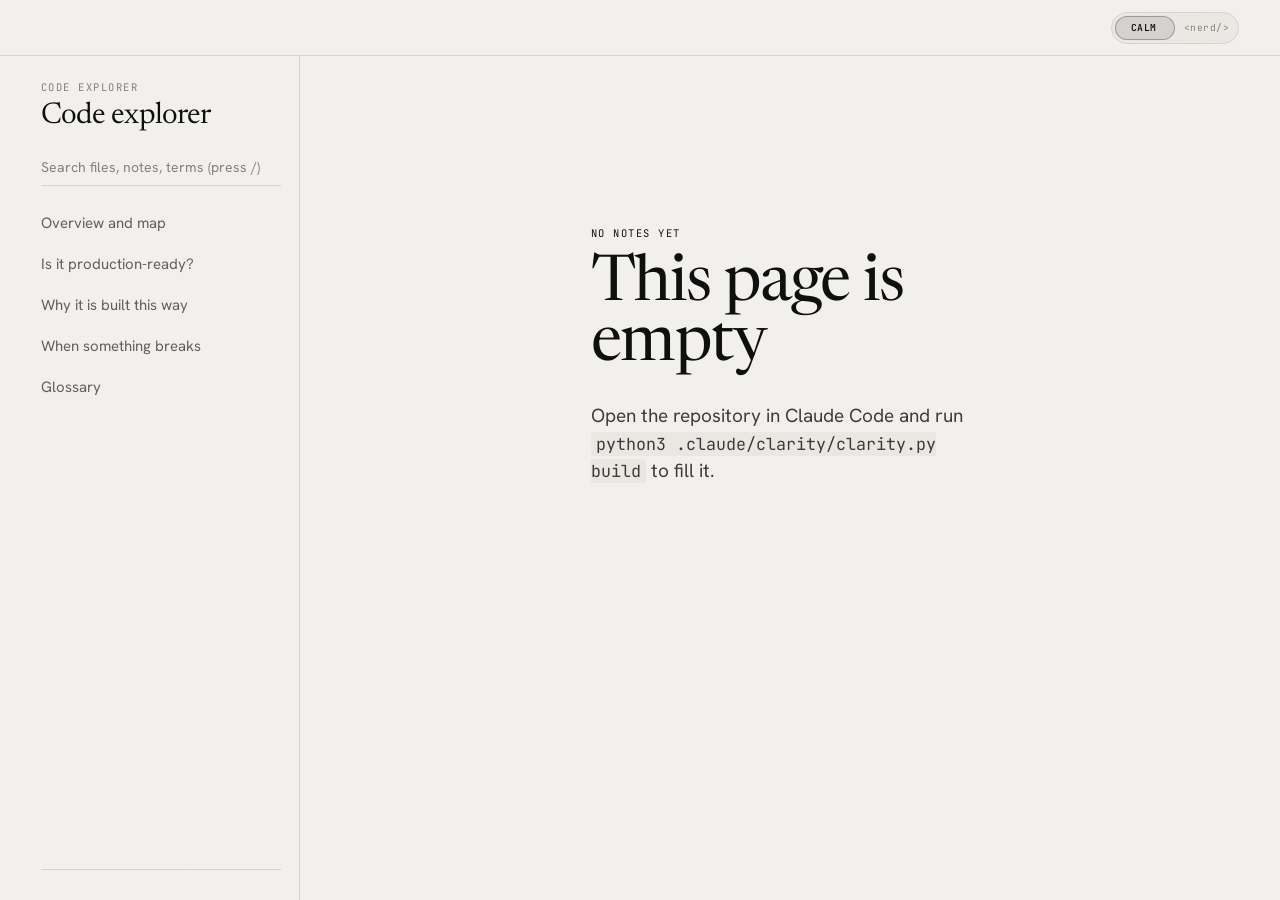
<file: .claude/clarity/explorer_template.html>
<!doctype html>
<html lang="en" data-mode="calm">
<head>
<meta charset="utf-8">
<meta name="viewport" content="width=device-width, initial-scale=1">
<title>Code explorer: __CLARITY_TITLE__</title>
<!--
  Code explorer template (clarity kit v1.1), styled to match raunaq-nous.github.io/raunaq-portfolio:
  the same calm and nerd modes, type, greys and grain. `clarity.py build` replaces the data
  placeholder near the end with the repository's notes and code. The page works offline; the web
  fonts load when online and fall back to system fonts otherwise.
-->
<script>
  // Use the mode chosen on the portfolio (same storage key), before first paint, to avoid a flash.
  (function () { try { var m = localStorage.getItem('site-mode'); document.documentElement.setAttribute('data-mode', m === 'nerd' ? 'nerd' : 'calm'); } catch (e) {} })();
</script>
<link rel="preconnect" href="https://fonts.googleapis.com">
<link rel="preconnect" href="https://fonts.gstatic.com" crossorigin>
<link rel="stylesheet" href="https://fonts.googleapis.com/css2?family=Hanken+Grotesk:wght@300;400;500;600&family=JetBrains+Mono:wght@400;500;600&family=Newsreader:ital,opsz,wght@0,6..72,300;0,6..72,400;0,6..72,500;1,6..72,400&display=swap">
<style>
:root, [data-mode='calm'] {
  --ink: 241 240 236; --ink-2: 233 231 226; --ink-3: 224 222 216; --paper: 14 14 13;
  --grey-1: 58 57 54; --grey-2: 92 91 87; --grey-3: 126 124 119; --grey-4: 168 166 161; --line: 212 210 204;
  --font-mono: 'JetBrains Mono', ui-monospace, SFMono-Regular, Menlo, Consolas, monospace;
  --font-body: 'Hanken Grotesk', 'Helvetica Neue', Arial, sans-serif;
  --font-display: 'Newsreader', Georgia, serif;
  --display-track: -0.025em; --gutter: clamp(20px, 3.2vw, 48px); --nav-h: 56px;
  color-scheme: light;
}
[data-mode='nerd'] {
  --ink: 9 9 9; --ink-2: 16 16 16; --ink-3: 22 22 22; --paper: 241 240 236;
  --grey-1: 185 183 177; --grey-2: 140 138 133; --grey-3: 98 97 93; --grey-4: 60 59 56; --line: 38 38 36;
  --font-body: var(--font-mono); --font-display: var(--font-mono); --display-track: -0.06em;
  color-scheme: dark;
}
* { box-sizing: border-box; }
html { background: rgb(var(--ink)); color: rgb(var(--paper)); -webkit-text-size-adjust: 100%; }
body { margin: 0; background: rgb(var(--ink)); color: rgb(var(--paper)); font: 15px/1.6 var(--font-body);
  -webkit-font-smoothing: antialiased; -moz-osx-font-smoothing: grayscale; transition: background-color .35s ease, color .35s ease; }
::selection { background: rgb(var(--paper)); color: rgb(var(--ink)); }
:focus-visible { outline: 1px solid rgb(var(--paper)); outline-offset: 3px; }
a { color: inherit; text-decoration: none; }
code { font-family: var(--font-mono); font-size: .88em; background: rgb(var(--ink-2)); padding: 1px 5px; border-radius: 3px; }
.sr-only { position: absolute; width: 1px; height: 1px; overflow: hidden; clip: rect(0 0 0 0); white-space: nowrap; }
.skip { position: absolute; left: -999px; top: 8px; background: rgb(var(--ink)); padding: 8px 12px; z-index: 80; }
.skip:focus { left: 8px; }
.grain { position: fixed; inset: 0; z-index: 60; pointer-events: none; opacity: .07; mix-blend-mode: overlay;
  background-image: url("data:image/svg+xml,%3Csvg xmlns='http://www.w3.org/2000/svg' width='180' height='180'%3E%3Cfilter id='n'%3E%3CfeTurbulence type='fractalNoise' baseFrequency='0.9' numOctaves='2' stitchTiles='stitch'/%3E%3CfeColorMatrix values='0 0 0 0 1 0 0 0 0 1 0 0 0 0 1 0 0 0 1 0'/%3E%3C/filter%3E%3Crect width='100%25' height='100%25' filter='url(%23n)'/%3E%3C/svg%3E"); }
.label { font-family: var(--font-mono); font-size: 10.5px; line-height: 1.4; letter-spacing: .14em; text-transform: uppercase; }
.display { font-family: var(--font-display); font-weight: 400; letter-spacing: var(--display-track); line-height: .95; margin: 0; overflow-wrap: anywhere; }
[data-mode='nerd'] .display { font-weight: 500; line-height: 1; }
.calm-only { display: inline; } .nerd-only { display: none; }
[data-mode='nerd'] .calm-only { display: none; } [data-mode='nerd'] .nerd-only { display: inline; }
.link-quiet { position: relative; transition: color .3s ease; }
.link-quiet::after { content: ''; position: absolute; left: 0; right: 0; bottom: -3px; height: 1px; background: currentColor;
  transform: scaleX(0); transform-origin: right; transition: transform .45s cubic-bezier(.2,.7,.1,1); }
.link-quiet:hover::after, .link-quiet:focus-visible::after { transform: scaleX(1); transform-origin: left; }
.u { text-decoration: underline; text-decoration-color: rgb(var(--grey-4)); text-underline-offset: 3px; }
.u:hover { text-decoration-color: rgb(var(--paper)); }

/* Top bar */
.top { position: sticky; top: 0; z-index: 50; height: var(--nav-h); display: flex; align-items: center; justify-content: space-between;
  gap: 16px; padding: 0 var(--gutter); background: rgb(var(--ink) / .92); border-bottom: 1px solid rgb(var(--line));
  backdrop-filter: blur(8px); -webkit-backdrop-filter: blur(8px); }
.crumbs { display: flex; flex-wrap: wrap; gap: 6px 10px; align-items: center; color: rgb(var(--grey-2)); min-width: 0; }
.crumbs a:hover { color: rgb(var(--paper)); }
.crumbs .here { color: rgb(var(--paper)); }
.mode { position: relative; display: flex; align-items: center; width: 128px; height: 32px; border-radius: 999px; flex: none;
  border: 1px solid rgb(var(--line)); background: rgb(var(--ink-2) / .8); overflow: hidden; cursor: pointer; padding: 0; color: inherit; font: inherit; }
.mode:hover { border-color: rgb(var(--paper) / .4); }
.mode .knob { position: absolute; top: 3px; left: 3px; width: calc(50% - 3px); height: calc(100% - 6px); border-radius: 999px;
  background: rgb(var(--paper) / .1); border: 1px solid rgb(var(--paper) / .3); transition: left .3s ease-out; }
[data-mode='nerd'] .mode .knob { left: calc(50% + 1px); }
.mode span.opt { position: relative; z-index: 1; flex: 1; text-align: center; font-family: var(--font-mono); font-size: .6rem;
  letter-spacing: .05em; color: rgb(var(--grey-3)); transition: color .3s ease; }
.mode .o-calm { text-transform: uppercase; }
[data-mode='calm'] .mode .o-calm, [data-mode='nerd'] .mode .o-nerd { color: rgb(var(--paper)); font-weight: 600; }

/* Layout */
.app { display: grid; grid-template-columns: 300px minmax(0, 1fr); min-height: calc(100vh - var(--nav-h)); }
.rail { position: sticky; top: var(--nav-h); height: calc(100vh - var(--nav-h)); overflow: auto; border-right: 1px solid rgb(var(--line));
  padding: 24px 18px 18px var(--gutter); display: flex; flex-direction: column; gap: 18px; }
.rail .who { margin: 0; color: rgb(var(--grey-3)); }
.rail h1 { font-family: var(--font-display); font-weight: 400; font-size: 30px; line-height: 1; letter-spacing: var(--display-track); margin: 6px 0 0; overflow-wrap: anywhere; }
.search input { width: 100%; padding: 9px 0; border: 0; border-bottom: 1px solid rgb(var(--line)); background: transparent;
  color: rgb(var(--paper)); font: 14px var(--font-body); border-radius: 0; }
.search input::placeholder { color: rgb(var(--grey-3)); }
.search input:focus { outline: none; border-bottom-color: rgb(var(--paper)); }
.views { display: grid; gap: 2px; }
.views a { display: flex; justify-content: space-between; padding: 7px 0; color: rgb(var(--grey-2)); border-bottom: 1px solid transparent; }
.views a:hover { color: rgb(var(--paper)); }
.views a[aria-current="page"] { color: rgb(var(--paper)); border-bottom-color: rgb(var(--line)); }
.tree { flex: 1; }
.tree-title { color: rgb(var(--grey-3)); margin: 4px 0 8px; }
.t-area summary { cursor: pointer; list-style: none; display: grid; grid-template-columns: 2.2rem minmax(0, 1fr) auto; align-items: baseline;
  gap: 6px; padding: 6px 0; border-top: 1px solid rgb(var(--line)); }
.t-area summary::-webkit-details-marker { display: none; }
.t-area summary .label { color: rgb(var(--grey-3)); }
.t-area summary:hover .t-name { color: rgb(var(--paper)); }
.t-name { color: rgb(var(--grey-1)); font-size: 14px; overflow: hidden; text-overflow: ellipsis; white-space: nowrap; }
.t-area[open] .t-name { color: rgb(var(--paper)); }
.t-count { color: rgb(var(--grey-3)); }
.t-area ul { list-style: none; margin: 0 0 10px; padding: 0 0 0 2.2rem; }
.t-area li a { display: grid; grid-template-columns: 14px minmax(0, 1fr); column-gap: 8px; padding: 3px 0; color: rgb(var(--grey-1)); font-size: 13px; }
.t-area li a:hover, .t-area li a[aria-current="page"] { color: rgb(var(--paper)); }
.t-area li a[aria-current="page"] .t-base { text-decoration: underline; text-underline-offset: 3px; }
.t-base { overflow: hidden; text-overflow: ellipsis; white-space: nowrap; }
.t-dir { grid-column: 2; color: rgb(var(--grey-3)); font-family: var(--font-mono); font-size: 10.5px; overflow: hidden; text-overflow: ellipsis; white-space: nowrap; }
.dot { color: rgb(var(--grey-2)); font-size: 11px; line-height: 1.8; }
.t-empty { color: rgb(var(--grey-3)); font-size: 13px; }
.rail-foot { border-top: 1px solid rgb(var(--line)); padding-top: 12px; color: rgb(var(--grey-3)); }

main { padding: 44px var(--gutter) 120px; max-width: 1360px; outline: none; min-width: 0; }
.head-meta { display: flex; flex-wrap: wrap; gap: 6px 20px; color: rgb(var(--grey-2)); margin: 0 0 22px; }
.head-meta .em { color: rgb(var(--paper)); }
h1.display { font-size: clamp(48px, 8vw, 132px); }
h2.display { font-size: clamp(36px, 5vw, 76px); }
.punch { font-size: 19px; line-height: 1.45; color: rgb(var(--grey-1)); max-width: 62ch; margin: 26px 0 0; }
.path { margin: 12px 0 0; font-family: var(--font-mono); font-size: 13px; color: rgb(var(--grey-2)); overflow-wrap: anywhere; }
.sec { display: grid; grid-template-columns: minmax(0, 3fr) minmax(0, 9fr); gap: 20px 28px; border-top: 1px solid rgb(var(--line)); padding-top: 26px; margin-top: 56px; }
.sec > .label { color: rgb(var(--grey-3)); }
.sec-body { min-width: 0; }
.hint { color: rgb(var(--grey-2)); font-size: 14px; max-width: 64ch; margin: 0 0 16px; }
.pending { color: rgb(var(--grey-3)); font-style: italic; }
[data-mode='nerd'] .pending { font-style: normal; }
.pair { display: grid; grid-template-columns: repeat(auto-fit, minmax(260px, 1fr)); gap: 18px 32px; margin: 30px 0 0; }
.pair dt, .facts dt { color: rgb(var(--grey-3)); }
.pair dd { margin: 6px 0 0; max-width: 58ch; color: rgb(var(--grey-1)); }
.stats { display: flex; flex-wrap: wrap; gap: 10px 32px; margin: 0; padding: 0; list-style: none; }
.stats li { display: grid; gap: 4px; }
.stats .n { font-family: var(--font-display); font-size: 34px; line-height: 1; letter-spacing: var(--display-track); }
.stats .label { color: rgb(var(--grey-3)); }

/* Mind map */
.mm-wrap { overflow-x: auto; border: 1px solid rgb(var(--line)); padding: 14px; background: rgb(var(--ink)); }
.mm-wrap svg { display: block; }
.mm-wrap text { font: 13px var(--font-body); }
.mm-edge { stroke: rgb(var(--paper)); fill: none; stroke-width: 1; }
.mm-root rect { fill: rgb(var(--paper)); }
.mm-root text { fill: rgb(var(--ink)); font-weight: 600; }
.mm-node { cursor: pointer; }
.mm-node:focus { outline: none; }
.mm-node:focus-visible rect.box { stroke: rgb(var(--paper)); stroke-width: 2; stroke-opacity: 1; }
.mm-area rect.box { fill: rgb(var(--ink)); stroke: rgb(var(--paper)); stroke-opacity: .5; }
.mm-area text { fill: rgb(var(--paper)); }
.mm-area .mm-num, .mm-area .mm-count { fill: rgb(var(--grey-3)); font-family: var(--font-mono); font-size: 10.5px; letter-spacing: .14em; }
.mm-area:hover rect.box { stroke-opacity: 1; }
.mm-area.is-open rect.box { fill: rgb(var(--paper)); stroke-opacity: 1; }
.mm-area.is-open text, .mm-area.is-open .mm-num, .mm-area.is-open .mm-count { fill: rgb(var(--ink)); }
.mm-area.is-dim { opacity: .45; }
.mm-file rect.box { fill: rgb(var(--ink-2)); stroke: rgb(var(--line)); }
.mm-file text { fill: rgb(var(--paper)); }
.mm-file .mm-glyph { fill: rgb(var(--grey-2)); }
.mm-file:hover rect.box { stroke: rgb(var(--paper)); }
.mm-more rect.box { fill: none; stroke: rgb(var(--grey-3)); stroke-dasharray: 4 3; }
.mm-more text { fill: rgb(var(--grey-1)); }
.mm-detail { margin-top: 16px; max-width: 70ch; min-height: 1.5em; }
.mm-detail h3 { font-family: var(--font-display); font-weight: 400; font-size: 26px; letter-spacing: var(--display-track); margin: 0 0 6px; }
.mm-detail p { margin: 0 0 8px; color: rgb(var(--grey-1)); }
.legend { color: rgb(var(--grey-3)); }

/* Lists */
.rows-list { list-style: none; margin: 0; padding: 0; }
.rows-list li { border-bottom: 1px solid rgb(var(--line)); }
.rows-list a.rowlink, .rows-list .rowstatic { display: grid; grid-template-columns: 3rem minmax(0, 1fr) auto; gap: 4px 16px; align-items: baseline; padding: 16px 0; }
.rows-list .num { color: rgb(var(--grey-3)); }
.rows-list .name { font-size: 20px; letter-spacing: -.01em; transition: transform .5s cubic-bezier(.2,.7,.1,1); }
.rows-list a.rowlink:hover .name { transform: translateX(8px); }
.rows-list .sub { grid-column: 2 / 4; color: rgb(var(--grey-2)); font-size: 14px; max-width: 70ch; }
.rows-list .dirp { color: rgb(var(--grey-3)); font-family: var(--font-mono); font-size: 11px; margin-left: 10px; }

/* Facts */
.facts { display: grid; grid-template-columns: 180px minmax(0, 1fr); gap: 14px 24px; margin: 0; }
.facts dt { padding-top: 3px; }
.facts dd { margin: 0; max-width: 70ch; color: rgb(var(--grey-1)); }
.facts dd a, .note a.ref, .glossary a, .rows-list .sub a { text-decoration: underline; text-decoration-color: rgb(var(--grey-4)); text-underline-offset: 3px; }
.reasons { margin: 8px 0 0; padding-left: 18px; }
.terms, .glossary { display: grid; grid-template-columns: minmax(130px, max-content) minmax(0, 1fr); gap: 10px 22px; margin: 0; }
.terms dt, .glossary dt { color: rgb(var(--paper)); font-weight: 500; }
.terms dd, .glossary dd { margin: 0; color: rgb(var(--grey-1)); max-width: 68ch; }
.glossary .used { color: rgb(var(--grey-3)); font-size: 13px; margin-top: 2px; }
.banner { margin: 24px 0 0; padding: 12px 16px; border: 1px solid rgb(var(--line)); color: rgb(var(--grey-1)); max-width: 80ch; }
.banner.warn { border-color: rgb(var(--paper)); color: rgb(var(--paper)); }

/* Code with notes */
.rows { border: 1px solid rgb(var(--line)); }
.row { display: grid; grid-template-columns: minmax(0, 1.45fr) minmax(280px, 1fr); border-top: 1px solid rgb(var(--line)); }
.row:first-child { border-top: 0; }
.row.sel { box-shadow: inset 2px 0 0 rgb(var(--paper)); }
.row.sel .note { background: rgb(var(--ink-2)); }
.code { background: rgb(var(--ink-2)); overflow-x: auto; min-width: 0; }
.row:nth-child(even) .code { background: rgb(var(--ink-3)); }
.code pre { margin: 0; padding: 12px 0; font: 12.5px/1.65 var(--font-mono); tab-size: 4; }
.code code { background: none; padding: 0; font-size: inherit; border-radius: 0; }
.ln { display: block; padding-right: 16px; white-space: pre; }
.no { display: inline-block; width: 4.4em; padding-right: 14px; text-align: right; color: rgb(var(--grey-3)); user-select: none; }
.note { padding: 14px 20px 16px; border-left: 1px solid rgb(var(--line)); }
.note-inner { position: sticky; top: calc(var(--nav-h) + 14px); }
.note .label { color: rgb(var(--grey-3)); display: flex; gap: 12px; flex-wrap: wrap; margin: 0 0 8px; }
.note .label a:hover { color: rgb(var(--paper)); }
.note h4 { font-family: var(--font-display); font-weight: 400; font-size: 21px; line-height: 1.15; letter-spacing: var(--display-track); margin: 0 0 8px; }
[data-mode='nerd'] .note h4 { font-size: 16px; font-weight: 500; }
.note p { margin: 0 0 9px; max-width: 62ch; color: rgb(var(--grey-1)); }
.note .k { color: rgb(var(--paper)); font-weight: 600; margin-right: 6px; }
.no-code { padding: 14px 18px; color: rgb(var(--grey-3)); }

/* Status badges: monochrome, the glyph and the words carry the meaning */
.badge { display: inline-flex; align-items: center; gap: 6px; padding: 2px 9px; border-radius: 999px; white-space: nowrap;
  font-family: var(--font-mono); font-size: 10.5px; letter-spacing: .14em; text-transform: uppercase; border: 1px solid rgb(var(--line)); color: rgb(var(--grey-1)); }
.b-warn { border-color: rgb(var(--paper)); color: rgb(var(--paper)); }
.b-bad { background: rgb(var(--paper)); border-color: rgb(var(--paper)); color: rgb(var(--ink)); }
.b-unk { color: rgb(var(--grey-3)); border-style: dashed; }

.checks { width: 100%; border-collapse: collapse; }
.checks th, .checks td { text-align: left; vertical-align: top; padding: 14px 14px 14px 0; border-top: 1px solid rgb(var(--line)); }
.checks th { font-family: var(--font-mono); font-size: 10.5px; letter-spacing: .14em; text-transform: uppercase; font-weight: 400; color: rgb(var(--grey-3)); border-top: 0; }
.checks td { color: rgb(var(--grey-1)); }
.checks td:first-child { color: rgb(var(--paper)); max-width: 34ch; }
.table-wrap { overflow-x: auto; }
.card { border-top: 1px solid rgb(var(--line)); padding: 22px 0 6px; }
.card h3 { font-family: var(--font-display); font-weight: 400; font-size: 26px; letter-spacing: var(--display-track); margin: 0 0 14px; }
[data-mode='nerd'] .card h3 { font-size: 18px; font-weight: 500; }
.method { padding-left: 1.4em; max-width: 72ch; margin: 0; }
.method li { margin-bottom: 10px; color: rgb(var(--grey-1)); }
.method strong { color: rgb(var(--paper)); font-weight: 600; }
.filter { padding: 9px 0; border: 0; border-bottom: 1px solid rgb(var(--line)); background: transparent; color: rgb(var(--paper)); font: 14px var(--font-body); width: min(420px, 100%); margin: 0 0 22px; border-radius: 0; }
.filter:focus { outline: none; border-bottom-color: rgb(var(--paper)); }
.empty { max-width: 60ch; margin: 14vh auto; padding: 0 var(--gutter); }
.skipped { margin-top: 44px; color: rgb(var(--grey-3)); font-size: 14px; }
.skipped summary { cursor: pointer; }

@media (max-width: 960px) {
  .app { grid-template-columns: 1fr; }
  .rail { position: static; height: auto; border-right: 0; border-bottom: 1px solid rgb(var(--line)); padding-left: var(--gutter); }
  .tree { max-height: 46vh; overflow: auto; }
  main { padding-top: 32px; }
  .sec { grid-template-columns: 1fr; margin-top: 40px; }
  .row { grid-template-columns: 1fr; }
  .note { border-left: 0; border-bottom: 1px dashed rgb(var(--line)); order: -1; }
  .note-inner { position: static; }
  .facts { grid-template-columns: 1fr; gap: 2px 0; }
  .facts dd { margin-bottom: 14px; }
  .crumbs .hide-sm { display: none; }
}
@media (prefers-reduced-motion: reduce) { *, *::before, *::after { transition-duration: .01ms !important; animation-duration: .01ms !important; } }
@media print { .rail, .top, .grain { display: none; } .app { display: block; } }
</style>
</head>
<body>
<a class="skip" href="#main">Skip to the content</a>
<header class="top">
  <nav class="crumbs label" id="crumbs" aria-label="Breadcrumb"></nav>
  <button class="mode" id="mode" type="button" aria-label="Switch to nerd mode">
    <span class="knob" aria-hidden="true"></span>
    <span class="opt o-calm">calm</span>
    <span class="opt o-nerd">&lt;nerd/&gt;</span>
  </button>
</header>
<div class="app">
  <aside class="rail" aria-label="Navigation">
    <div>
      <p class="label who"><span class="calm-only">Code explorer</span><span class="nerd-only">~/code</span></p>
      <h1 id="repo-name">Code explorer</h1>
    </div>
    <label class="search">
      <span class="sr-only">Search files, notes and terms</span>
      <input id="q" type="search" placeholder="Search files, notes, terms (press /)" autocomplete="off">
    </label>
    <nav class="views" aria-label="Views">
      <a href="#/overview" data-view="overview"><span class="calm-only">Overview and map</span><span class="nerd-only">cd overview</span></a>
      <a href="#/readiness" data-view="readiness"><span class="calm-only">Is it production-ready?</span><span class="nerd-only">cat readiness</span></a>
      <a href="#/decisions" data-view="decisions"><span class="calm-only">Why it is built this way</span><span class="nerd-only">cat decisions</span></a>
      <a href="#/debug" data-view="debug"><span class="calm-only">When something breaks</span><span class="nerd-only">man debug</span></a>
      <a href="#/glossary" data-view="glossary"><span class="calm-only">Glossary</span><span class="nerd-only">grep glossary</span></a>
    </nav>
    <div class="tree" id="tree" aria-label="Files by area"></div>
    <footer class="rail-foot label" id="built"></footer>
  </aside>
  <main id="main" tabindex="-1"></main>
</div>
<div class="grain" aria-hidden="true"></div>
<script id="clarity-data" type="application/json">/*__CLARITY_DATA__*/null</script>
<script>
(function () {
  "use strict";

  var main = document.getElementById("main");
  var DATA = null;
  try { DATA = JSON.parse(document.getElementById("clarity-data").textContent); } catch (error) { DATA = null; }

  // ---- Mode (shared with the portfolio through the same storage key) ----
  var modeButton = document.getElementById("mode");
  function currentMode() { return document.documentElement.getAttribute("data-mode") === "nerd" ? "nerd" : "calm"; }
  function syncModeLabel() { modeButton.setAttribute("aria-label", "Switch to " + (currentMode() === "calm" ? "nerd" : "calm") + " mode"); }
  modeButton.addEventListener("click", function () {
    var next = currentMode() === "calm" ? "nerd" : "calm";
    document.documentElement.setAttribute("data-mode", next);
    try { localStorage.setItem("site-mode", next); } catch (error) { /* private browsing: fine */ }
    syncModeLabel();
  });
  syncModeLabel();

  if (!DATA || !DATA.repo) {
    main.innerHTML = '<div class="empty"><p class="label">No notes yet</p><h2 class="display" style="margin-top:14px">This page is empty</h2>' +
      '<p class="punch">Open the repository in Claude Code and run <code>python3 .claude/clarity/clarity.py build</code> to fill it.</p></div>';
    return;
  }

  var REPO = DATA.repo;
  var SITE = DATA.site || {};
  var FILES = DATA.files || {};
  var PATHS = Object.keys(FILES).sort();
  var TITLE = SITE.project_name || REPO.name || "Repository";
  var FILE_STATES = {
    "ready": ["\u2713", "Ready", "ok"], "needs-work": ["!", "Needs work", "warn"],
    "not-ready": ["\u00D7", "Not ready", "bad"], "unknown": ["?", "Not checked", "unk"]
  };
  var CHECK_STATES = {
    "pass": ["\u2713", "Yes", "ok"], "partial": ["!", "Partly", "warn"], "fail": ["\u00D7", "No", "bad"],
    "unknown": ["?", "Not checked", "unk"], "ready": ["\u2713", "Ready", "ok"],
    "needs-work": ["!", "Needs work", "warn"], "not-ready": ["\u00D7", "Not ready", "bad"]
  };
  var KIND_LABELS = { "setup": "setup", "function": "function", "class": "class", "method": "method",
    "type": "data shape", "value": "settings or data", "route": "web address", "export": "export",
    "statement": "database statement", "block": "block", "rule": "style rule", "entry point": "starting point",
    "test group": "tests", "event handler": "reacts to an event" };

  function esc(value) {
    return String(value == null ? "" : value).replace(/&/g, "&amp;").replace(/</g, "&lt;")
      .replace(/>/g, "&gt;").replace(/"/g, "&quot;").replace(/'/g, "&#39;");
  }
  function fmt(value) {
    if (!value) return "";
    return esc(value).replace(/`([^`]+)`/g, "<code>$1</code>").replace(/\n/g, "<br>");
  }
  function pad(n) { return (n < 10 ? "0" : "") + n; }
  function trunc(value, n) { value = String(value || ""); return value.length > n ? value.slice(0, n - 1) + "\u2026" : value; }
  function base(path) { var i = path.lastIndexOf("/"); return i < 0 ? path : path.slice(i + 1); }
  function dir(path) { var i = path.lastIndexOf("/"); return i < 0 ? "" : path.slice(0, i + 1); }
  function fileHref(path, section) { return "#/file/" + encodeURIComponent(path) + (section ? "/" + section : ""); }
  function both(calm, nerd) { return '<span class="calm-only">' + calm + '</span><span class="nerd-only">' + nerd + "</span>"; }
  function badge(states, status) {
    var s = states[status] || states.unknown;
    return '<span class="badge b-' + s[2] + '"><span aria-hidden="true">' + s[0] + "</span>" + esc(s[1]) + "</span>";
  }
  function fileBadge(card) { return badge(FILE_STATES, (card.readiness && card.readiness.status) || "unknown"); }
  function checkBadge(status) { return badge(CHECK_STATES, status || "unknown"); }
  function explainState(card) {
    if (!card.fresh) return ["\u25D0", "Code changed after these notes were written"];
    if (card.status === "explained") return ["\u25CF", "Explained"];
    if (card.status === "partial") return ["\u25D0", "Partly explained"];
    return ["\u25CB", "Not explained yet"];
  }
  function sec(n, title, nerdTitle, body) {
    return '<section class="sec"><p class="label">' + pad(n) + " / " + both(esc(title), esc(nerdTitle || title)) +
      '</p><div class="sec-body">' + body + "</div></section>";
  }

  // ---- Breadcrumb back into the portfolio -------------------------------
  var SITE_ROOT = SITE.url ? SITE.url.replace(/\/?$/, "/") : "";
  var PROJECT_URL = SITE_ROOT && SITE.project ? SITE_ROOT + "work/" + SITE.project + "/" : "";
  (function () {
    var crumbs = document.getElementById("crumbs");
    var parts = [];
    if (SITE_ROOT) {
      parts.push('<a class="link-quiet" href="' + esc(SITE_ROOT) + '">' + esc(SITE.owner || "Home") + "</a>");
      parts.push('<span aria-hidden="true">/</span><a class="link-quiet" href="' + esc(SITE_ROOT + "code/") + '">Code</a>');
      parts.push('<span aria-hidden="true">/</span><span class="here">' + esc(TITLE) + "</span>");
    } else {
      parts.push('<span class="here">' + esc(TITLE) + '</span><span aria-hidden="true">/</span><span>' + both("Code explorer", "./explore") + "</span>");
    }
    crumbs.innerHTML = parts.join("");
    if (PROJECT_URL) {
      var who = document.querySelector(".rail .who");
      if (who) who.insertAdjacentHTML("afterend", '<p class="label" style="margin:10px 0 0"><a class="link-quiet" href="' + esc(PROJECT_URL) +
        '">' + both("See the project page", "cd ../work/" + esc(SITE.project)) + "</a></p>");
    }
  })();
  function lineLink(path, s) {
    if (!SITE.repo_url || !REPO.commit) return "";
    var url = SITE.repo_url.replace(/\/$/, "") + "/blob/" + encodeURIComponent(REPO.commit) + "/" +
      path.split("/").map(encodeURIComponent).join("/") + "#L" + s.start + "-L" + s.end;
    return '<a class="link-quiet" href="' + esc(url) + '" target="_blank" rel="noopener noreferrer"' +
      (SITE.private ? ' title="Private repository: opens for the owner after signing in to GitHub"' : "") + ">" +
      both(SITE.private ? "GitHub (owner only)" : "Open on GitHub", "git show") + "</a>";
  }

  // ---- Areas -------------------------------------------------------------
  var AREAS = [];
  var AREA_BY_ID = {};
  (function buildAreas() {
    (REPO.areas || []).forEach(function (a) {
      if (!AREA_BY_ID[a.id]) { var copy = Object.assign({}, a, { files: [] }); AREAS.push(copy); AREA_BY_ID[a.id] = copy; }
    });
    PATHS.forEach(function (p) {
      var id = FILES[p].area || "other";
      if (!AREA_BY_ID[id]) {
        var made = { id: id, name: id === "other" ? "Everything else" : id, summary: "", why: "", debug_tips: "", files: [] };
        AREAS.push(made); AREA_BY_ID[id] = made;
      }
      AREA_BY_ID[id].files.push(p);
    });
    AREAS = AREAS.filter(function (a) { return a.files.length > 0; });
    AREAS.forEach(function (a, i) { a.num = pad(i + 1); });
  })();

  var START = (REPO.start_here || []).filter(function (p) { return FILES[p]; });
  function sortFiles(list) {
    return list.slice().sort(function (a, b) {
      var sa = START.indexOf(a), sb = START.indexOf(b);
      if (sa !== sb) return (sa < 0 ? 999 : sa) - (sb < 0 ? 999 : sb);
      return (FILES[b].lines || 0) - (FILES[a].lines || 0) || a.localeCompare(b);
    });
  }
  function stats() {
    var out = { files: 0, explained: 0, sections: 0, noted: 0, stale: 0, lines: 0 };
    PATHS.forEach(function (p) {
      var f = FILES[p];
      out.files += 1; out.lines += f.lines || 0;
      if (f.status === "explained") out.explained += 1;
      (f.sections || []).forEach(function (s) { out.sections += 1; if (s.what) out.noted += 1; });
      if (!f.fresh || f.summary_stale) out.stale += 1;
    });
    return out;
  }

  // ---- Sidebar -----------------------------------------------------------
  document.getElementById("repo-name").textContent = TITLE;
  document.title = "Code explorer: " + TITLE;
  var builtBits = [];
  if (DATA.built_at) builtBits.push("Built " + DATA.built_at.slice(0, 10));
  if (REPO.commit) builtBits.push("commit " + REPO.commit);
  if (SITE.mode === "notes") builtBits.push("notes only");
  document.getElementById("built").textContent = builtBits.join(" / ");

  var tree = document.getElementById("tree");
  var search = document.getElementById("q");
  var currentPath = null, currentArea = null, openArea = null;

  function matches(path, q) {
    var f = FILES[path];
    if (path.toLowerCase().indexOf(q) >= 0) return true;
    if ((f.summary || "").toLowerCase().indexOf(q) >= 0) return true;
    return (f.terms || []).some(function (t) { return (t.term || "").toLowerCase().indexOf(q) >= 0; });
  }
  function renderTree() {
    var q = (search.value || "").trim().toLowerCase();
    var html = '<p class="label tree-title">' + both("Files by area", "ls -R") + "</p>";
    var shown = 0;
    AREAS.forEach(function (a) {
      var files = sortFiles(a.files).filter(function (p) { return !q || matches(p, q); });
      if (!files.length) return;
      var open = q || a.id === currentArea ? " open" : "";
      html += '<details class="t-area"' + open + ' data-area="' + esc(a.id) + '"><summary><span class="label">' + a.num +
        '</span><span class="t-name">' + esc(a.name) + '</span><span class="label t-count">' + files.length + "</span></summary><ul>";
      files.forEach(function (p) {
        var st = explainState(FILES[p]);
        var cur = p === currentPath ? ' aria-current="page"' : "";
        html += '<li><a href="' + fileHref(p) + '"' + cur + ' title="' + esc(p) + '"><span class="dot" title="' + esc(st[1]) +
          '" aria-label="' + esc(st[1]) + '">' + st[0] + '</span><span class="t-base">' + esc(base(p)) +
          '</span><span class="t-dir">' + esc(dir(p)) + "</span></a></li>";
        shown += 1;
      });
      html += "</ul></details>";
    });
    if (!shown) html += '<p class="t-empty">No files match \u201C' + esc(search.value) + '\u201D.</p>';
    tree.innerHTML = html;
  }
  var timer = null;
  search.addEventListener("input", function () { clearTimeout(timer); timer = setTimeout(renderTree, 120); });
  search.addEventListener("keydown", function (event) {
    if (event.key !== "Enter") return;
    var first = tree.querySelector("li a");
    if (first) location.hash = first.getAttribute("href");
  });
  document.addEventListener("keydown", function (event) {
    var tag = (document.activeElement && document.activeElement.tagName) || "";
    if (event.key === "/" && !/input|textarea/i.test(tag)) { event.preventDefault(); search.focus(); }
  });

  // ---- Mind map ----------------------------------------------------------
  function edge(x1, y1, x2, y2, opacity) {
    var mx = (x1 + x2) / 2;
    return '<path class="mm-edge" d="M' + x1 + " " + y1 + " C" + mx + " " + y1 + ", " + mx + " " + y2 + ", " + x2 + " " + y2 +
      '" stroke-opacity="' + opacity + '"/>';
  }
  function drawMap() {
    var wrap = document.getElementById("mm");
    var detail = document.getElementById("mm-detail");
    if (!wrap) return;
    if (!AREAS.length) { wrap.innerHTML = '<p class="pending">No source files yet.</p>'; return; }
    var ROW = 40, H = 30, TOP = 10, X0 = 4, W0 = 200, X1 = 250, W1 = 268, X2 = 566, W2 = 292;
    var ys = AREAS.map(function (_, i) { return TOP + i * ROW; });
    var open = AREA_BY_ID[openArea] || null;
    var fnodes = [];
    if (open) {
      var sorted = sortFiles(open.files);
      var shown = sorted.slice(0, 14);
      fnodes = shown.map(function (p) { return { kind: "file", path: p }; });
      if (sorted.length > shown.length) fnodes.push({ kind: "more", n: sorted.length - shown.length });
    }
    var oi = open ? AREAS.indexOf(open) : -1;
    var fTop = open ? Math.max(TOP, ys[oi] - ((fnodes.length - 1) * ROW) / 2) : TOP;
    var lastA = ys[ys.length - 1];
    var lastF = fnodes.length ? fTop + (fnodes.length - 1) * ROW : 0;
    var height = Math.max(lastA, lastF) + H + TOP;
    var width = (open ? X2 + W2 : X1 + W1) + 6;
    var rootY = (ys[0] + lastA) / 2;
    var s = '<svg xmlns="http://www.w3.org/2000/svg" viewBox="0 0 ' + width + " " + height + '" width="' + width + '" height="' +
      height + '" role="group" aria-label="Mind map of ' + esc(TITLE) + '">';
    AREAS.forEach(function (a, i) { s += edge(X0 + W0, rootY + H / 2, X1, ys[i] + H / 2, open && a !== open ? 0.12 : 0.4); });
    fnodes.forEach(function (_, j) { s += edge(X1 + W1, ys[oi] + H / 2, X2, fTop + j * ROW + H / 2, 0.4); });
    s += '<g class="mm-root"><rect x="' + X0 + '" y="' + rootY + '" width="' + W0 + '" height="' + H + '" rx="15"/><text x="' +
      (X0 + 16) + '" y="' + (rootY + 19) + '">' + esc(trunc(TITLE, 24)) + "</text></g>";
    AREAS.forEach(function (a, i) {
      var isOpen = a === open;
      s += '<g class="mm-node mm-area' + (isOpen ? " is-open" : "") + (open && !isOpen ? " is-dim" : "") + '" tabindex="0" role="button" aria-expanded="' +
        isOpen + '" aria-label="' + esc(a.name) + ", " + a.files.length + ' files" data-area="' + esc(a.id) + '"><rect class="box" x="' + X1 +
        '" y="' + ys[i] + '" width="' + W1 + '" height="' + H + '" rx="15"/><text class="mm-num" x="' + (X1 + 14) + '" y="' + (ys[i] + 19) + '">' +
        a.num + '</text><text x="' + (X1 + 44) + '" y="' + (ys[i] + 19) + '">' + esc(trunc(a.name, 25)) + '</text><text class="mm-count" x="' +
        (X1 + W1 - 14) + '" y="' + (ys[i] + 19) + '" text-anchor="end">' + a.files.length + "</text></g>";
    });
    fnodes.forEach(function (f, j) {
      var y = fTop + j * ROW;
      if (f.kind === "more") {
        s += '<g class="mm-node mm-more" tabindex="0" role="link" aria-label="' + f.n + ' more files in this area" data-more="' + esc(open.id) +
          '"><rect class="box" x="' + X2 + '" y="' + y + '" width="' + W2 + '" height="' + H + '" rx="4"/><text x="' + (X2 + 14) + '" y="' + (y + 19) +
          '">' + f.n + " more files in this area</text></g>";
        return;
      }
      var card = FILES[f.path];
      var st = explainState(card);
      s += '<g class="mm-node mm-file" tabindex="0" role="link" aria-label="' + esc(f.path) + ", " + esc(st[1]) + '" data-path="' + esc(f.path) +
        '"><rect class="box" x="' + X2 + '" y="' + y + '" width="' + W2 + '" height="' + H + '" rx="4"/><text x="' + (X2 + 14) + '" y="' + (y + 19) + '">' +
        esc(trunc(base(f.path), 32)) + '</text><text class="mm-glyph" x="' + (X2 + W2 - 14) + '" y="' + (y + 19) + '" text-anchor="end">' + st[0] +
        "</text><title>" + esc(f.path) + (card.summary ? ": " + esc(card.summary) : "") + "</title></g>";
    });
    wrap.innerHTML = s + "</svg>";
    if (open) {
      detail.innerHTML = '<p class="label legend">' + open.num + " / " + both("Area", "dir") + "</p><h3>" + esc(open.name) + "</h3>" +
        (open.summary ? "<p>" + fmt(open.summary) + "</p>" : '<p class="pending">This area has no plain-English summary yet.</p>') +
        '<p><a class="u" href="#/area/' + encodeURIComponent(open.id) + '">Read about this area and all ' + open.files.length + " of its files</a></p>";
    } else {
      detail.innerHTML = '<p class="label legend">\u25CF explained \u00A0 \u25D0 partly explained or out of date \u00A0 \u25CB not explained yet</p>';
    }
  }
  main.addEventListener("click", function (event) { mapAction(event.target); });
  main.addEventListener("keydown", function (event) {
    if (event.key !== "Enter" && event.key !== " ") return;
    if (mapAction(event.target)) event.preventDefault();
  });
  function mapAction(target) {
    var node = target && target.closest ? target.closest(".mm-node") : null;
    if (!node) return false;
    if (node.getAttribute("data-area")) {
      var id = node.getAttribute("data-area");
      openArea = openArea === id ? null : id;
      drawMap();
      var again = document.querySelector('.mm-area[data-area="' + String(id).replace(/["\\]/g, "\\$&") + '"]');
      if (again) again.focus();
    } else if (node.getAttribute("data-path")) {
      location.hash = fileHref(node.getAttribute("data-path"));
    } else if (node.getAttribute("data-more")) {
      location.hash = "#/area/" + encodeURIComponent(node.getAttribute("data-more"));
    }
    return true;
  }

  // ---- Views -------------------------------------------------------------
  function fact(label, value) { return value ? '<dt class="label">' + esc(label) + "</dt><dd>" + value + "</dd>" : ""; }
  function linkList(list) {
    if (!list || !list.length) return "";
    return list.map(function (item) {
      return FILES[item] ? '<a href="' + fileHref(item) + '">' + esc(item) + "</a>" : "<code>" + esc(item) + "</code>";
    }).join(", ");
  }

  function viewOverview() {
    var st = stats();
    var r = REPO.readiness || {};
    var html = '<p class="label head-meta"><span>' + both("Code explorer", "./explore") + "</span><span>" + st.files + " files</span><span>" +
      st.lines.toLocaleString("en") + " lines</span><span>" + st.sections + ' sections</span><span class="em">' +
      ((CHECK_STATES[r.overall] || CHECK_STATES.unknown)[1]) + "</span></p>" +
      '<h1 class="display">' + esc(TITLE) + "</h1>" +
      (REPO.summary ? '<p class="punch">' + fmt(REPO.summary) + "</p>" :
        '<p class="punch pending">No plain-English summary yet. In Claude Code, ask it to explain this repository.</p>') +
      '<dl class="pair"><div><dt class="label">Who it is for</dt><dd>' + (fmt(REPO.who_its_for) || '<span class="pending">Not written yet.</span>') +
      '</dd></div><div><dt class="label">How it runs</dt><dd>' + (fmt(REPO.how_it_runs) || '<span class="pending">Not written yet.</span>') + "</dd></div></dl>";
    var n = 0;
    html += sec(++n, "How complete these notes are", "coverage",
      '<ul class="stats"><li><span class="n">' + st.explained + "/" + st.files + '</span><span class="label">files explained</span></li>' +
      '<li><span class="n">' + st.noted + "/" + st.sections + '</span><span class="label">sections with notes</span></li>' +
      '<li><span class="n">' + st.stale + '</span><span class="label">notes older than the code</span></li>' +
      '<li><span class="n"><a class="link-quiet" href="#/readiness">' + checkBadge(r.overall) + '</a></span><span class="label">production-ready?</span></li></ul>');
    var mapExtra = SITE.map ? '<p class="hint" style="margin-top:14px">' + both("Want every function and link? ", "full graph: ") +
      '<a class="u" href="' + esc(SITE.map) + '">' + both("Open the technical map", "./map.html") + "</a></p>" : "";
    html += sec(++n, "How the parts fit together", "tree --areas",
      '<p class="hint">Pick an area to see its files, then pick a file to read its code with a plain-English note beside every section.</p>' +
      '<div class="mm-wrap" id="mm"></div><div class="mm-detail" id="mm-detail" aria-live="polite"></div>' + mapExtra);
    if (START.length) {
      html += sec(++n, "Read these first", "head -n " + START.length, '<ol class="rows-list">' + START.map(function (p, i) {
        return '<li><a class="rowlink" href="' + fileHref(p) + '"><span class="label num">' + pad(i + 1) + '</span><span class="name">' +
          esc(base(p)) + '<span class="dirp">' + esc(dir(p)) + "</span></span>" + fileBadge(FILES[p]) + '<span class="sub">' +
          fmt(FILES[p].summary || "") + "</span></a></li>"; }).join("") + "</ol>");
    }
    var skipped = REPO.skipped || [];
    if (skipped.length) {
      html += '<details class="skipped"><summary class="label">' + skipped.length + " files were left out of these notes</summary><ul>" +
        skipped.slice(0, 200).map(function (s) { return "<li><code>" + esc(s.path) + "</code>: " + esc(s.reason) + "</li>"; }).join("") + "</ul></details>";
    }
    return html;
  }

  function viewArea(id) {
    var a = AREA_BY_ID[id];
    if (!a) return notFound("That area does not exist in these notes.");
    currentArea = id;
    var html = '<p class="label head-meta"><a class="link-quiet" href="#/overview">' + both("Overview", "cd ..") + "</a><span>" + a.num +
      " / " + both("Area", "dir") + "</span><span>" + a.files.length + ' files</span></p><h2 class="display">' + esc(a.name) + "</h2>" +
      (a.summary ? '<p class="punch">' + fmt(a.summary) + "</p>" : "");
    var n = 0;
    if (a.why || a.debug_tips) html += sec(++n, "Why it exists", "why", '<dl class="facts">' + fact("Why this area exists", fmt(a.why)) +
      fact("If something here breaks", fmt(a.debug_tips)) + "</dl>");
    html += sec(++n, "Files in this area", "ls", '<ul class="rows-list">' + sortFiles(a.files).map(function (p, i) {
      var f = FILES[p];
      return '<li><a class="rowlink" href="' + fileHref(p) + '"><span class="label num">' + pad(i + 1) + '</span><span class="name">' + esc(base(p)) +
        '<span class="dirp">' + esc(dir(p)) + "</span></span>" + fileBadge(f) + '<span class="sub">' +
        (f.summary ? fmt(f.summary) : '<span class="pending">Not explained yet.</span>') + "</span></a></li>"; }).join("") + "</ul>");
    return html;
  }

  function viewFile(path, sectionId) {
    var f = FILES[path];
    if (!f) return notFound("There is no file called " + path + " in these notes.");
    currentPath = path; currentArea = f.area;
    var a = AREA_BY_ID[f.area];
    var lines = typeof f.code === "string" ? f.code.split("\n") : null;
    var html = '<p class="label head-meta"><a class="link-quiet" href="#/overview">' + both("Overview", "cd ~") + "</a>" +
      (a ? '<a class="link-quiet" href="#/area/' + encodeURIComponent(a.id) + '">' + a.num + " / " + esc(a.name) + "</a>" : "") +
      "<span>" + esc(f.language || "") + "</span><span>" + (f.lines || 0) + " lines</span>" + fileBadge(f) + "</p>" +
      '<h2 class="display">' + esc(base(path)) + '</h2><p class="path">' + esc(path) + "</p>";
    if (!f.fresh) {
      html += '<p class="banner warn">The code in this file changed after these notes were written. Treat the notes as a guide, and ask Claude to re-explain this file.</p>';
    } else if (f.status !== "explained") {
      html += '<p class="banner">Some parts of this file are not explained yet.</p>';
    }
    var summary = [f.summary, f.purpose].filter(Boolean).join(" ");
    var reasons = (f.readiness && f.readiness.reasons) || [];
    var n = 0;
    html += sec(++n, "In plain English", "man " + base(path), summary || f.why || f.how ? '<dl class="facts">' +
      fact("What it does", fmt(summary)) + fact("Why it exists", fmt(f.why)) + fact("How it works", fmt(f.how)) +
      fact("Takes in", fmt(f.inputs)) + fact("Gives back", fmt(f.outputs)) + fact("Relies on", linkList(f.depends_on)) +
      fact("Used by", linkList(f.used_by)) + fact("What can go wrong", fmt(f.risks)) + fact("If it breaks", fmt(f.debug)) +
      fact("Ready for real use?", fileBadge(f) + (reasons.length ? '<ul class="reasons">' + reasons.map(function (r) {
        return "<li>" + fmt(r) + "</li>"; }).join("") + "</ul>" : "")) + "</dl>" :
      '<p class="pending">This file has no plain-English summary yet.</p>');
    if ((f.terms || []).length) {
      html += sec(++n, "Words used here", "define", '<dl class="terms">' + f.terms.map(function (t) {
        return "<dt>" + esc(t.term) + "</dt><dd>" + fmt(t.meaning) + "</dd>"; }).join("") + "</dl>");
    }
    var rows = (f.sections || []).map(function (s) {
      var code = "";
      if (lines) {
        for (var k = s.start; k <= s.end && k <= lines.length; k++) {
          code += '<span class="ln"><span class="no">' + k + "</span>" + (esc(lines[k - 1]) || " ") + "</span>";
        }
      }
      var kind = KIND_LABELS[s.kind] || s.kind || "";
      return '<div class="row' + (s.id === sectionId ? " sel" : "") + '" id="sec-' + esc(s.id) + '">' +
        (lines ? '<div class="code" role="region" aria-label="Lines ' + s.start + " to " + s.end + '"><pre><code>' + code + "</code></pre></div>" :
          '<div class="code no-code">' + both(SITE.private ? "This repository is private, so its code is not published here. The owner can open these lines on GitHub from the link beside the note." :
            "The code is not published for this repository; the notes describe it.", "// source not published") + "</div>") +
        '<aside class="note"><div class="note-inner"><p class="label"><a href="' + fileHref(path, s.id) + '">Lines ' + s.start + "\u2013" + s.end +
        "</a>" + (kind ? "<span>" + esc(kind) + "</span>" : "") + '<span class="nerd-only">' + esc(s.name || "") + "</span>" + lineLink(path, s) +
        "</p><h4>" + esc(s.title || s.name) + "</h4>" +
        (s.what ? "<p>" + fmt(s.what) + "</p>" : '<p class="pending">Not explained yet.</p>') +
        (s.why ? '<p><span class="k">Why</span>' + fmt(s.why) + "</p>" : "") +
        (s.watch_out ? '<p><span class="k">Watch out</span>' + fmt(s.watch_out) + "</p>" : "") + "</div></aside></div>";
    }).join("");
    html += sec(++n, "Read it section by section", "cat -n " + base(path),
      '<p class="hint">Each row pairs a piece of the code with a note. Every line of the file belongs to exactly one row.</p><div class="rows">' + rows + "</div>");
    return html;
  }

  function viewReadiness() {
    var r = REPO.readiness || {};
    var html = '<p class="label head-meta"><span>' + both("Readiness review", "cat readiness") + "</span>" + (r.checked_at ? "<span>Checked " +
      esc(String(r.checked_at).slice(0, 10)) + "</span>" : "") + '</p><h2 class="display">Is it production-ready?</h2><p class="punch">' +
      checkBadge(r.overall) + " " + (r.summary ? fmt(r.summary) : '<span class="pending">No readiness review yet. In Claude Code, ask for a production check.</span>') + "</p>";
    var n = 0;
    var checks = r.checks || [];
    if (checks.length) {
      html += sec(++n, "Twelve questions", "checks", '<div class="table-wrap"><table class="checks"><thead><tr><th scope="col">Question</th>' +
        '<th scope="col">Answer</th><th scope="col">Evidence</th><th scope="col">Next step</th></tr></thead><tbody>' + checks.map(function (c) {
          return "<tr><td>" + esc(c.question) + "</td><td>" + checkBadge(c.status) + "</td><td>" + (fmt(c.evidence) || "") + "</td><td>" +
            (fmt(c.next_step) || "") + "</td></tr>"; }).join("") + "</tbody></table></div>");
    }
    var groups = { "not-ready": [], "needs-work": [] };
    PATHS.forEach(function (p) { var st = (FILES[p].readiness || {}).status; if (groups[st]) groups[st].push(p); });
    [["not-ready", "Files that are not ready", "grep not-ready"], ["needs-work", "Files that need work", "grep needs-work"]].forEach(function (g) {
      var list = groups[g[0]];
      if (!list.length) return;
      html += sec(++n, g[1] + " (" + list.length + ")", g[2], '<ul class="rows-list">' + list.map(function (p, i) {
        var reasons = (FILES[p].readiness.reasons || []).map(fmt).join(" ");
        return '<li><a class="rowlink" href="' + fileHref(p) + '"><span class="label num">' + pad(i + 1) + '</span><span class="name">' + esc(base(p)) +
          '<span class="dirp">' + esc(dir(p)) + "</span></span>" + fileBadge(FILES[p]) + '<span class="sub">' + reasons + "</span></a></li>"; }).join("") + "</ul>");
    });
    return html;
  }

  function viewDecisions() {
    var list = REPO.decisions || [];
    var html = '<p class="label head-meta"><span>' + both("Decision records", "git log --decisions") + "</span><span>" + list.length +
      ' recorded</span></p><h2 class="display">Why it is built this way</h2><p class="punch">Each decision records what was chosen, why, what else was considered, and when to revisit it.</p>';
    if (!list.length) return html + '<p class="pending" style="margin-top:30px">No decisions recorded yet. The plan-first skill adds one whenever there is a real choice to make.</p>';
    return html + sec(1, "Decisions", "decisions", list.map(function (d) {
      return '<article class="card"><h3>' + esc((d.id ? d.id + ". " : "") + (d.title || "Decision")) + '</h3><dl class="facts">' +
        fact("What was decided", fmt(d.decision)) + fact("Why", fmt(d.why)) + fact("Alternatives considered", fmt(d.alternatives)) +
        fact("Trade-offs", fmt(d.tradeoffs)) + fact("Revisit when", fmt(d.revisit_when)) + fact("Files", linkList(d.files)) + "</dl></article>"; }).join(""));
  }

  function viewDebug() {
    var html = '<p class="label head-meta"><span>' + both("Debugging guide", "man debug") + '</span></p><h2 class="display">When something breaks</h2>' +
      '<p class="punch">A calm method that works for any bug, then the problems this app is most likely to have and where to look.</p>';
    html += sec(1, "The method", "procedure", '<ol class="method">' +
      "<li><strong>Make it happen again on purpose.</strong> Write down the exact steps, what you expected and what happened instead.</li>" +
      "<li><strong>Read the error in plain words.</strong> Copy the full message. Ask Claude what it means before asking it to fix anything.</li>" +
      "<li><strong>Find the area.</strong> Use the map on the overview to pick the area, then the file, then the section.</li>" +
      "<li><strong>Prove it with a small test.</strong> Ask Claude for a test that fails because of the bug. A fix without a failing test first is a guess.</li>" +
      "<li><strong>Fix the cause, not the symptom.</strong> Hiding an error message is not a fix. If two attempts fail, stop and rethink.</li>" +
      "<li><strong>Keep it fixed.</strong> Keep the test, refresh these notes, and record the problem below if it could happen again.</li></ol>");
    var list = REPO.debug_playbook || [];
    html += sec(2, "Known problems", "known issues", list.length ? list.map(function (item) {
      var area = AREA_BY_ID[item.likely_area];
      return '<article class="card"><h3>' + esc(item.symptom || "Problem") + '</h3><dl class="facts">' +
        fact("Likely area", area ? '<a href="#/area/' + encodeURIComponent(area.id) + '">' + area.num + " / " + esc(area.name) + "</a>" : esc(item.likely_area || "")) +
        fact("Where to look", linkList(item.where_to_look)) +
        fact("What to try", (item.steps || []).length ? '<ol class="method">' + item.steps.map(function (s) { return "<li>" + fmt(s) + "</li>"; }).join("") + "</ol>" : "") +
        "</dl></article>"; }).join("") : '<p class="pending">No known problems recorded yet.</p>');
    return html;
  }

  function viewGlossary() {
    var terms = {};
    (REPO.glossary || []).forEach(function (t) { if (t && t.term) terms[t.term.toLowerCase()] = { term: t.term, meaning: t.meaning, files: [] }; });
    PATHS.forEach(function (p) {
      (FILES[p].terms || []).forEach(function (t) {
        if (!t || !t.term) return;
        var key = t.term.toLowerCase();
        if (!terms[key]) terms[key] = { term: t.term, meaning: t.meaning, files: [] };
        if (terms[key].files.length < 5) terms[key].files.push(p);
      });
    });
    var keys = Object.keys(terms).sort();
    var html = '<p class="label head-meta"><span>' + both("Glossary", "grep glossary") + "</span><span>" + keys.length +
      ' terms</span></p><h2 class="display">Glossary</h2><p class="punch">Technical words used in this codebase, in plain English.</p>';
    if (!keys.length) return html + '<p class="pending" style="margin-top:30px">No terms recorded yet.</p>';
    return html + sec(1, "Terms", "terms", '<label><span class="sr-only">Filter the glossary</span><input class="filter" id="gfilter" type="search" placeholder="Filter terms"></label>' +
      '<dl class="glossary" id="glist">' + keys.map(function (k) {
        var t = terms[k];
        return '<dt data-k="' + esc(k) + '">' + esc(t.term) + '</dt><dd data-k="' + esc(k) + '">' + fmt(t.meaning) +
          (t.files.length ? '<div class="used">Used in ' + t.files.map(function (p) { return '<a href="' + fileHref(p) + '">' + esc(base(p)) + "</a>"; }).join(", ") + "</div>" : "") +
          "</dd>"; }).join("") + "</dl>");
  }

  function notFound(message) {
    return '<p class="label head-meta"><span>404</span></p><h2 class="display">Not found</h2><p class="punch">' + esc(message) +
      '</p><p style="margin-top:24px"><a class="u" href="#/overview">Back to the overview</a></p>';
  }

  // ---- Router ------------------------------------------------------------
  function render() {
    var raw = (location.hash || "#/overview").slice(2);
    var parts = raw.split("/");
    var view = parts[0] || "overview";
    var arg = parts[1] ? decodeURIComponent(parts[1]) : "";
    var extra = parts[2] ? decodeURIComponent(parts[2]) : "";
    currentPath = null;
    var html;
    if (view === "file") html = viewFile(arg, extra);
    else if (view === "area") html = viewArea(arg);
    else if (view === "readiness") html = viewReadiness();
    else if (view === "decisions") html = viewDecisions();
    else if (view === "debug") html = viewDebug();
    else if (view === "glossary") html = viewGlossary();
    else { view = "overview"; html = viewOverview(); }
    main.innerHTML = html;
    document.querySelectorAll(".views a").forEach(function (link) {
      if (link.getAttribute("data-view") === view) link.setAttribute("aria-current", "page"); else link.removeAttribute("aria-current");
    });
    renderTree();
    if (view === "overview") drawMap();
    if (view === "glossary") {
      var gf = document.getElementById("gfilter");
      if (gf) gf.addEventListener("input", function () {
        var q = gf.value.trim().toLowerCase();
        var text = {};
        document.querySelectorAll("#glist [data-k]").forEach(function (el) { var k = el.getAttribute("data-k"); text[k] = (text[k] || "") + " " + el.textContent.toLowerCase(); });
        document.querySelectorAll("#glist [data-k]").forEach(function (el) { var k = el.getAttribute("data-k"); el.style.display = !q || text[k].indexOf(q) >= 0 ? "" : "none"; });
      });
    }
    var target = extra ? document.getElementById("sec-" + extra) : null;
    if (target && target.scrollIntoView) target.scrollIntoView({ block: "start" });
    else if (window.scrollTo) { try { window.scrollTo(0, 0); } catch (error) { /* not available */ } }
    main.focus({ preventScroll: true });
  }
  window.addEventListener("hashchange", render);
  render();
})();
</script>
</body>
</html>
</file>
